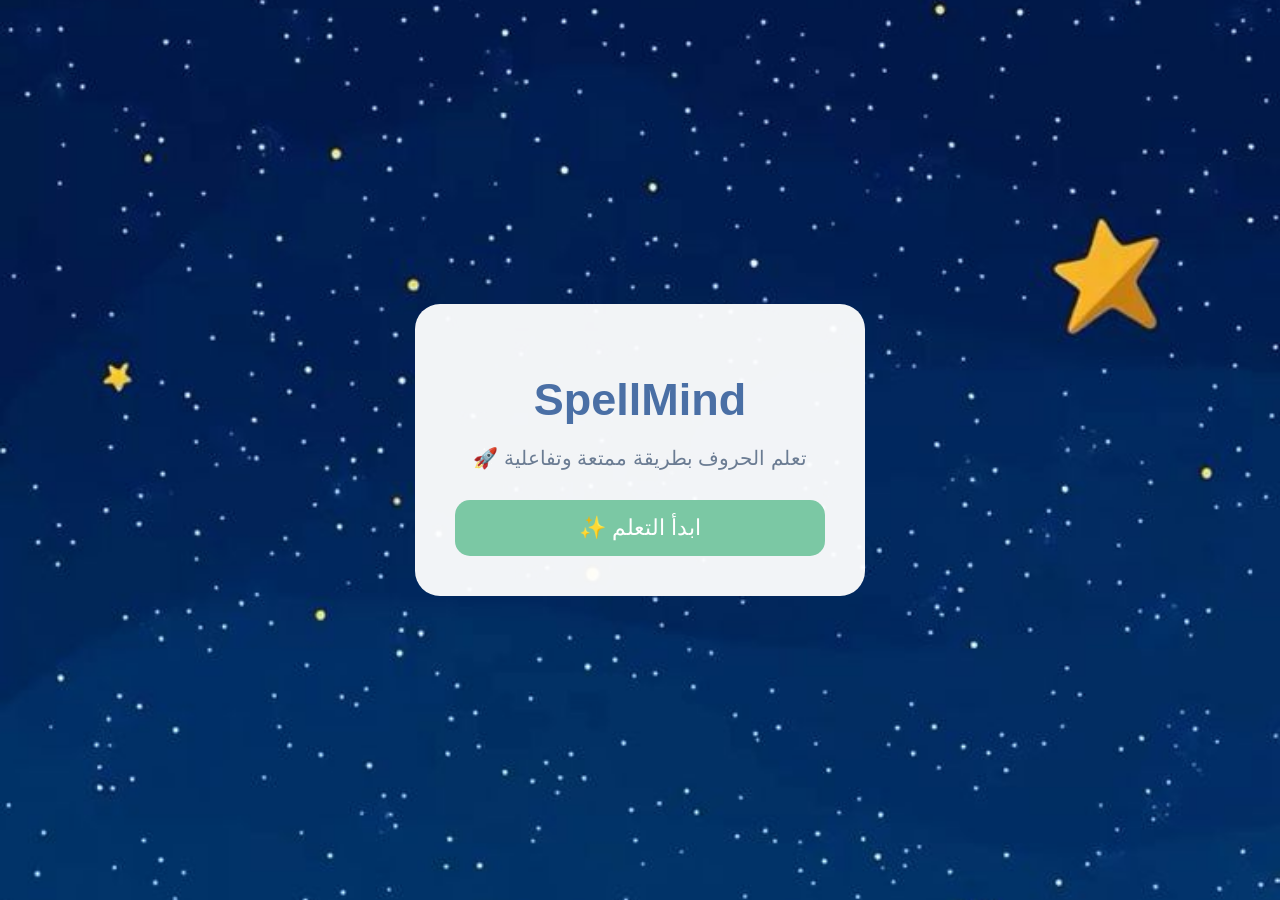
<file: index.html>
<!DOCTYPE html>
<html lang="ar" dir="rtl">
<head>
    <meta charset="UTF-8">
    <meta name="viewport" content="width=device-width, initial-scale=1.0">
    <title>SpellMind</title>
    <link rel="stylesheet" href="style.css">
</head>
<!-- تم إضافة الكلاس هنا لربط الخلفية بهذه الصفحة فقط -->
<body class="welcome-page">

    <div class="container">
        <h1>SpellMind</h1>
        <p>تعلم الحروف بطريقة ممتعة وتفاعلية 🚀</p>
        <button onclick="location.href='login.html'">ابدأ التعلم ✨</button>
    </div>

</body>
</html>
</file>
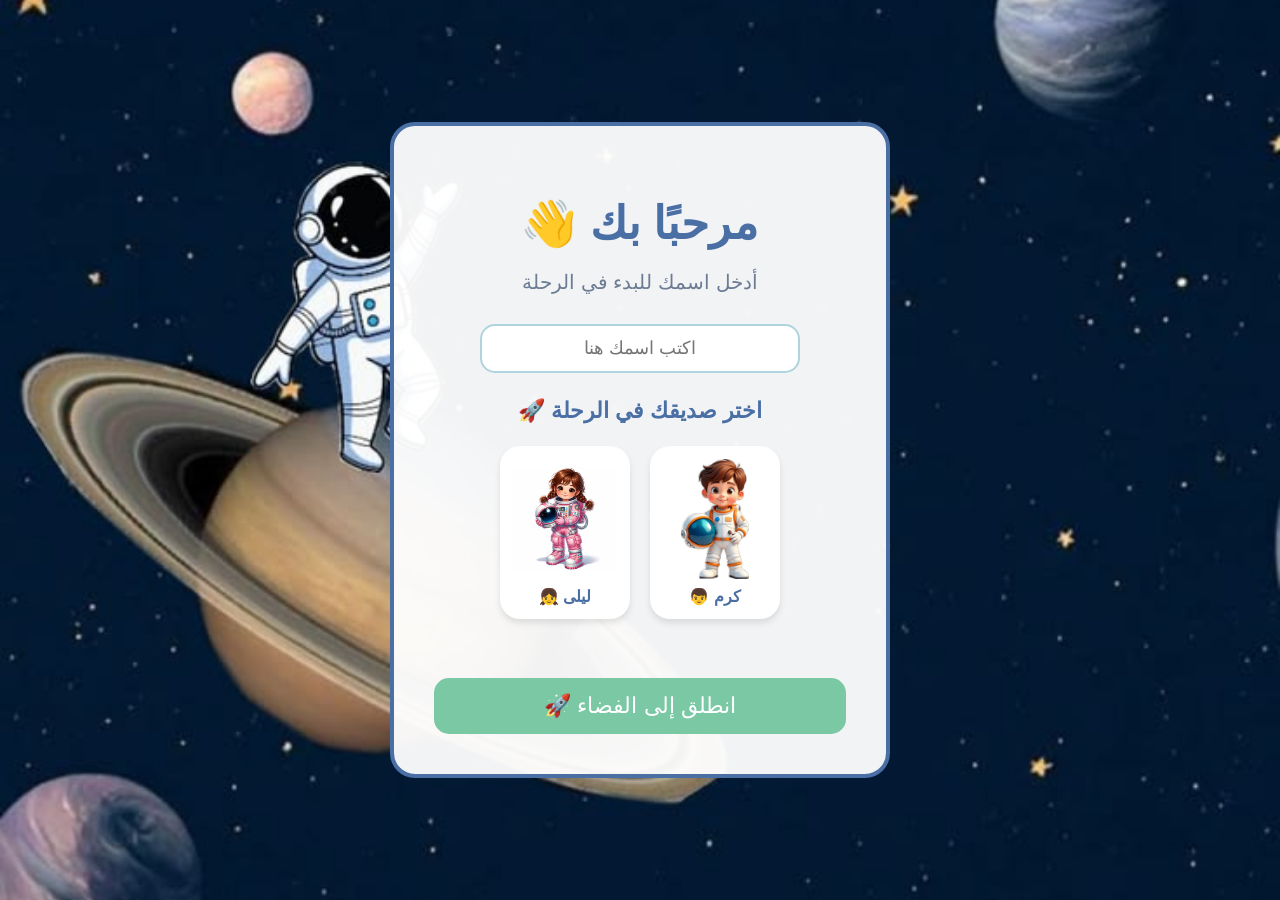
<file: login.html>
<!DOCTYPE html>
<html lang="ar" dir="rtl">
<head>
    <meta charset="UTF-8">
    <meta name="viewport" content="width=device-width, initial-scale=1.0">
    <title>تسجيل الدخول - SpellMind</title>
    <!-- استدعاء ملف التنسيق الخارجي لتطبيق القواعد العامة الموحدة للـ body -->
    <link rel="stylesheet" href="style.css">
    <style>
        /* التعديلات والإضافات الخاصة بصفحة تسجيل الدخول فقط */
        .container {
            background: rgba(255, 255, 255, 0.95);
            border: 4px solid #4A6FA5;
            max-width: 500px;
            width: 90%;
            box-sizing: border-box;
        }
        
        .character-selection {
            display: flex;
            justify-content: center;
            gap: 20px;
            margin: 20px 0;
        }
        
        .char-card {
            border: 3px solid transparent;
            border-radius: 20px;
            padding: 10px;
            cursor: pointer;
            transition: all 0.3s ease;
            background: #ffffff;
            width: 130px;
            box-shadow: 0 4px 6px rgba(0,0,0,0.1);
            box-sizing: border-box;
        }
        
        .char-card img {
    width: 100%;
    height: 120px;       /* توحيد الارتفاع لجميع الصور */
    object-fit: contain; /* يمنع تشويه أو تمطيط الصورة ويحافظ على أبعادها */
    border-radius: 15px;
    display: block;
           }
        
        .char-card p {
            font-size: 16px;
            margin: 8px 0 0 0;
            font-weight: bold;
            color: #4A6FA5; /* توحيد لون النص مع الهوية البصرية */
        }
        
        .char-card.selected {
            border-color: #7BC8A4;
            box-shadow: 0 0 15px rgba(123, 200, 164, 0.6);
            transform: scale(1.05);
        }
        
        /* جعل مربع الإدخال متناسقاً وحجمه مناسباً للأطفال */
        input[type="text"] {
            padding: 12px 20px;
            font-size: 18px;
            border: 2px solid #B0D4DE;
            border-radius: 15px;
            width: 100%; /* تمديد العرض ليتناسق مع الحاوية والزر */
            max-width: 320px;
            text-align: center;
            outline: none;
            box-sizing: border-box;
            font-family: Arial, sans-serif;
            transition: border-color 0.3s ease;
        }

        input[type="text"]:focus {
            border-color: #4A6FA5;
        }

        h3 {
            color: #4A6FA5;
            margin-top: 25px;
            font-size: 22px;
        }
    </style>
</head>
<body>

<div class="container">
    <h1>مرحبًا بك 👋</h1>
    <p>أدخل اسمك للبدء في الرحلة</p>
    
    <input id="username" type="text" placeholder="اكتب اسمك هنا">

    <h3>اختر صديقك في الرحلة 🚀</h3>

    <div class="character-selection">
        <div class="char-card" id="boy-card" onclick="selectCharacter('boy')">
            <img src="images/boy.jpg" alt="المستكشف كرم">
            <p>كرم 👦</p>
        </div>
        <div class="char-card" id="girl-card" onclick="selectCharacter('girl')">
            <img src="images/girl.jpg" alt="المستكشفة لولو">
            <p>ليلى 👧</p>
        </div>
    </div>

    <p id="choice" style="color: #7BC8A4; font-weight: bold; min-height: 24px; margin: 15px 0; font-size: 18px;"></p>
    
    <!-- الزر هنا سيرث الخصائص الجميلة لـ button من ملف style.css تلقائياً -->
    <button onclick="startGame()">انطلق إلى الفضاء 🚀</button>
</div>

<script>
let selectedCharacter = "";

function selectCharacter(character){
    selectedCharacter = character;
    document.getElementById("boy-card").classList.remove("selected");
    document.getElementById("girl-card").classList.remove("selected");

    if(character == "boy"){
        document.getElementById("boy-card").classList.add("selected");
        document.getElementById("choice").innerHTML = "أنت مستعد للانطلاق مع كرم! 👦";
    } else {
        document.getElementById("girl-card").classList.add("selected");
        document.getElementById("choice").innerHTML = "أنتِ مستعدة للانطلاق مع ليلى ! 👧";
    }
}

function startGame(){
    let name = document.getElementById("username").value.trim();
    if(name == "" || selectedCharacter == ""){
        alert("الرجاء كتابة اسمك واختيار صديقك في الرحلة أولاً! ✨");
    } else {
        localStorage.setItem("childName", name);
        localStorage.setItem("character", selectedCharacter);
        window.location.href = "planet.html";
    }
}
</script>
</body>
</html>
</file>
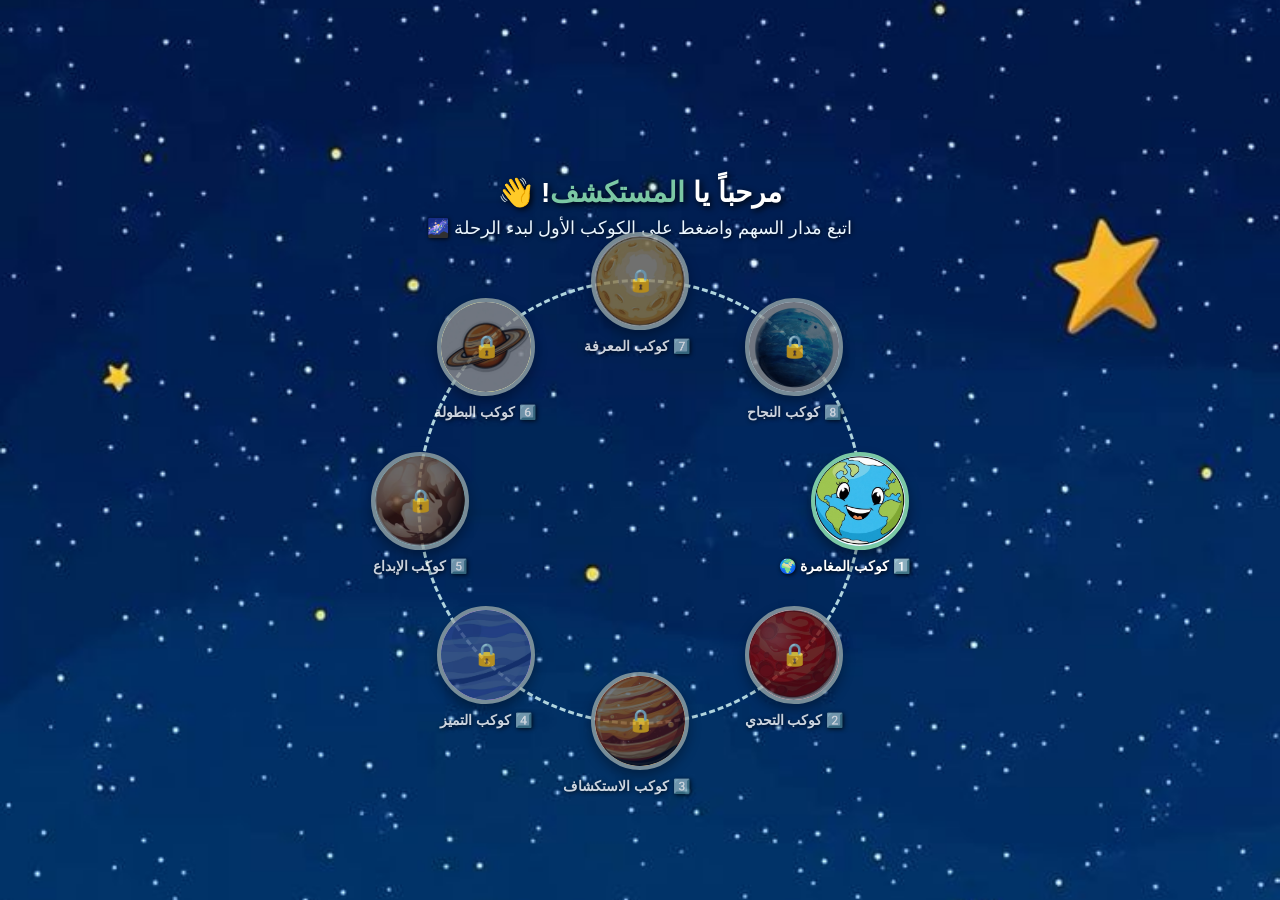
<file: planet.html>
<!DOCTYPE html>
<html lang="ar" dir="rtl">
<head>
    <meta charset="UTF-8">
    <meta name="viewport" content="width=device-width, initial-scale=1.0">
    <title>خريطة الفضاء الدائرية - SpellMind</title>
    
    <style>
        body {
            margin: 0;
            padding: 0;
            font-family: Arial, sans-serif;
            background: #EAF6FF url('images/1.jpg') no-repeat center center fixed;
            background-size: cover;
            display: flex;
            justify-content: center;
            align-items: center;
            min-height: 100vh;
            direction: rtl;
        }

        /* جعل الحاوية شفافة بالكامل لكي تظهر النجوم خلف الكواكب مباشرة */
        .container {
            background: transparent;
            border: none;
            box-shadow: none;
            max-width: 750px; 
            width: 92%;
            height: auto; 
            padding: 25px;
            box-sizing: border-box;
            text-align: center;
            position: relative;
        }

        /* حاوية الخريطة الدائرية الفضائية */
        .planets-circle-map { 
            position: relative;
            width: 440px;
            height: 440px;
            margin: 40px auto 0 auto;
            border: 3px dashed #B0D4DE; 
            border-radius: 50%;
        }

        /* تنسيق موحد لعناصر الكواكب */
        .planet-item {
            position: absolute;
            width: 100px;
            text-align: center;
            transition: transform 0.3s ease;
            margin-left: -50px; 
            margin-top: -50px;
        }

        /* توزيع الزوايا لكل كوكب هندسياً */
        .p1 { top: 50%; left: 100%; } 
        .p2 { top: 85%; left: 85%; }  
        .p3 { top: 100%; left: 50%; } 
        .p4 { top: 85%; left: 15%; }  
        .p5 { top: 50%; left: 0%; }    
        .p6 { top: 15%; left: 15%; }  
        .p7 { top: 0%; left: 50%; }    
        .p8 { top: 15%; left: 85%; }  

        .img-wrapper {
            width: 90px;
            height: 90px;
            border-radius: 50%;
            overflow: hidden;
            margin: 0 auto;
            box-shadow: 0 6px 12px rgba(0,0,0,0.4); /* تعميق ظل الكواكب لتبرز فوق الفضاء */
            position: relative;
        }

        /* ألوان كرتونية خلفية بديلة تضمن ظهور شكل الكواكب حتى لو مسار الصورة به خطأ */
        .p1 .img-wrapper { background: #4fc3f7; } 
        .p2 .img-wrapper { background: #ff8a80; } 
        .p3 .img-wrapper { background: #ffb74d; } 
        .p4 .img-wrapper { background: #ba68c8; } 
        .p5 .img-wrapper { background: #4db6ac; } 
        .p6 .img-wrapper { background: #fff176; } 
        .p7 .img-wrapper { background: #a1887f; } 
        .p8 .img-wrapper { background: #90a4ae; } 

        .planet-open { cursor: pointer; }
        .planet-open .img-wrapper { border: 4px solid #7BC8A4; }
        .planet-open:hover { transform: scale(1.15); }

        .planet-locked { cursor: not-allowed; opacity: 0.8; }
        .planet-locked .img-wrapper { border: 4px solid #95a5a6; }

        /* طبقة القفل الشفافة فوق صورة الكوكب المغلق */
        .lock-overlay {
            position: absolute;
            top: 0; left: 0; width: 100%; height: 100%;
            background: rgba(0, 0, 0, 0.45);
            display: flex;
            justify-content: center;
            align-items: center;
            color: white;
            font-size: 22px;
            border-radius: 50%;
            z-index: 2;
        }

        /* جعل الصورة تملأ الدائرة بالكامل */
        .img-wrapper img { 
            width: 100%; 
            height: 100%; 
            object-fit: cover; 
            display: block;
            position: absolute;
            top: 0; left: 0;
            z-index: 1;
        }

        /* تعديل نصوص أسماء الكواكب للأبيض مع إضافة ظل واضح لسهولة القراءة */
        .planet-item p {
            font-size: 14px;
            font-weight: bold;
            color: #ffffff;
            margin: 8px 0 0 0;
            white-space: nowrap;
            text-shadow: 1px 1px 4px rgba(0, 0, 0, 0.9);
        }

        /* تنسيقات العناوين العلوية لتتناسب مع الفضاء */
        .container h2 {
            color: #ffffff !important;
            text-shadow: 2px 2px 6px rgba(0, 0, 0, 0.9);
        }

        .container p.subtitle {
            font-size: 18px; 
            color: #EAF6FF; 
            margin: 8px 0 0 0;
            text-shadow: 1px 1px 4px rgba(0, 0, 0, 0.8);
        }
    </style>
</head>
<body>

<div class="container">
    <h2 style="margin: 0; font-size: 28px;">مرحباً يا <span id="child-name-span" style="color: #7BC8A4;">المستكشف</span>! 👋</h2>
    <p class="subtitle">اتبع مدار السهم واضغط على الكوكب الأول لبدء الرحلة 🌌</p>
    
    <div class="planets-circle-map">
        
        <!-- الكوكب 1: كوكب الأرض المفتوح -->
        <div class="planet-item planet-open p1" onclick="startPlanet(1)">
            <div class="img-wrapper">
                <img src="images/11.jpg" alt="كوكب المغامرة" onerror="this.style.display='none'">
            </div>
            <p>1️⃣ كوكب المغامرة 🌍</p>
        </div>

        <!-- الكوكب 2: المريخ (مغلق) -->
        <div class="planet-item planet-locked p2" onclick="checkUnlock(2)">
            <div class="img-wrapper">
                <img src="images/22.jpg" onerror="this.style.display='none'">
                <div class="lock-overlay">🔒</div>
            </div>
            <p>2️⃣ كوكب التحدي</p>
        </div>

        <!-- الكوكب 3: المشتري (مغلق) -->
        <div class="planet-item planet-locked p3" onclick="checkUnlock(3)">
            <div class="img-wrapper">
                <img src="images/33.jpg" onerror="this.style.display='none'">
                <div class="lock-overlay">🔒</div>
            </div>
            <p>3️⃣ كوكب الاستكشاف</p>
        </div>

        <!-- الكوكب 4 -->
        <div class="planet-item planet-locked p4" onclick="checkUnlock(4)">
            <div class="img-wrapper">
                <img src="images/44.jpg" onerror="this.style.display='none'"><div class="lock-overlay">🔒</div>
            </div>
            <p>4️⃣ كوكب التميز</p>
        </div>

        <!-- الكوكب 5 -->
        <div class="planet-item planet-locked p5" onclick="checkUnlock(5)">
            <div class="img-wrapper">
                <img src="images/55.jpg" onerror="this.style.display='none'"><div class="lock-overlay">🔒</div>
            </div>
            <p>5️⃣ كوكب الإبداع</p>
        </div>

        <!-- الكوكب 6 -->
        <div class="planet-item planet-locked p6" onclick="checkUnlock(6)">
            <div class="img-wrapper">
                <img src="images/66.jpg" onerror="this.style.display='none'"><div class="lock-overlay">🔒</div>
            </div>
            <p>6️⃣ كوكب البطولة</p>
        </div>

        <!-- الكوكب 7 -->
        <div class="planet-item planet-locked p7" onclick="checkUnlock(7)">
            <div class="img-wrapper">
                <img src="images/77.jpg" onerror="this.style.display='none'"><div class="lock-overlay">🔒</div>
            </div>
            <p>7️⃣ كوكب المعرفة</p>
        </div>

        <!-- الكوكب 8 -->
        <div class="planet-item planet-locked p8" onclick="checkUnlock(8)">
            <div class="img-wrapper">
                <img src="images/88.jpg" onerror="this.style.display='none'"><div class="lock-overlay">🔒</div>
            </div>
            <p>8️⃣ كوكب النجاح</p>
        </div>

    </div>
</div>

<script>
document.addEventListener("DOMContentLoaded", () => {
    let savedName = localStorage.getItem("childName");
    if (savedName) {
        document.getElementById("child-name-span").innerText = savedName;
    }
});

function startPlanet(planetId) {
    alert("استعد! نحن الآن في طريقنا إلى كوكب المغامرة 🚀");
    window.location.href = "study.html"; 
}

function checkUnlock(planetId) {
    alert("هذا الكوكب مغلق حالياً! يجب عليك إنهاء كوكب المغامرة أولاً لفتح باقي الكواكب 🚀✨");
}
</script>

</body>
</html>
</file>
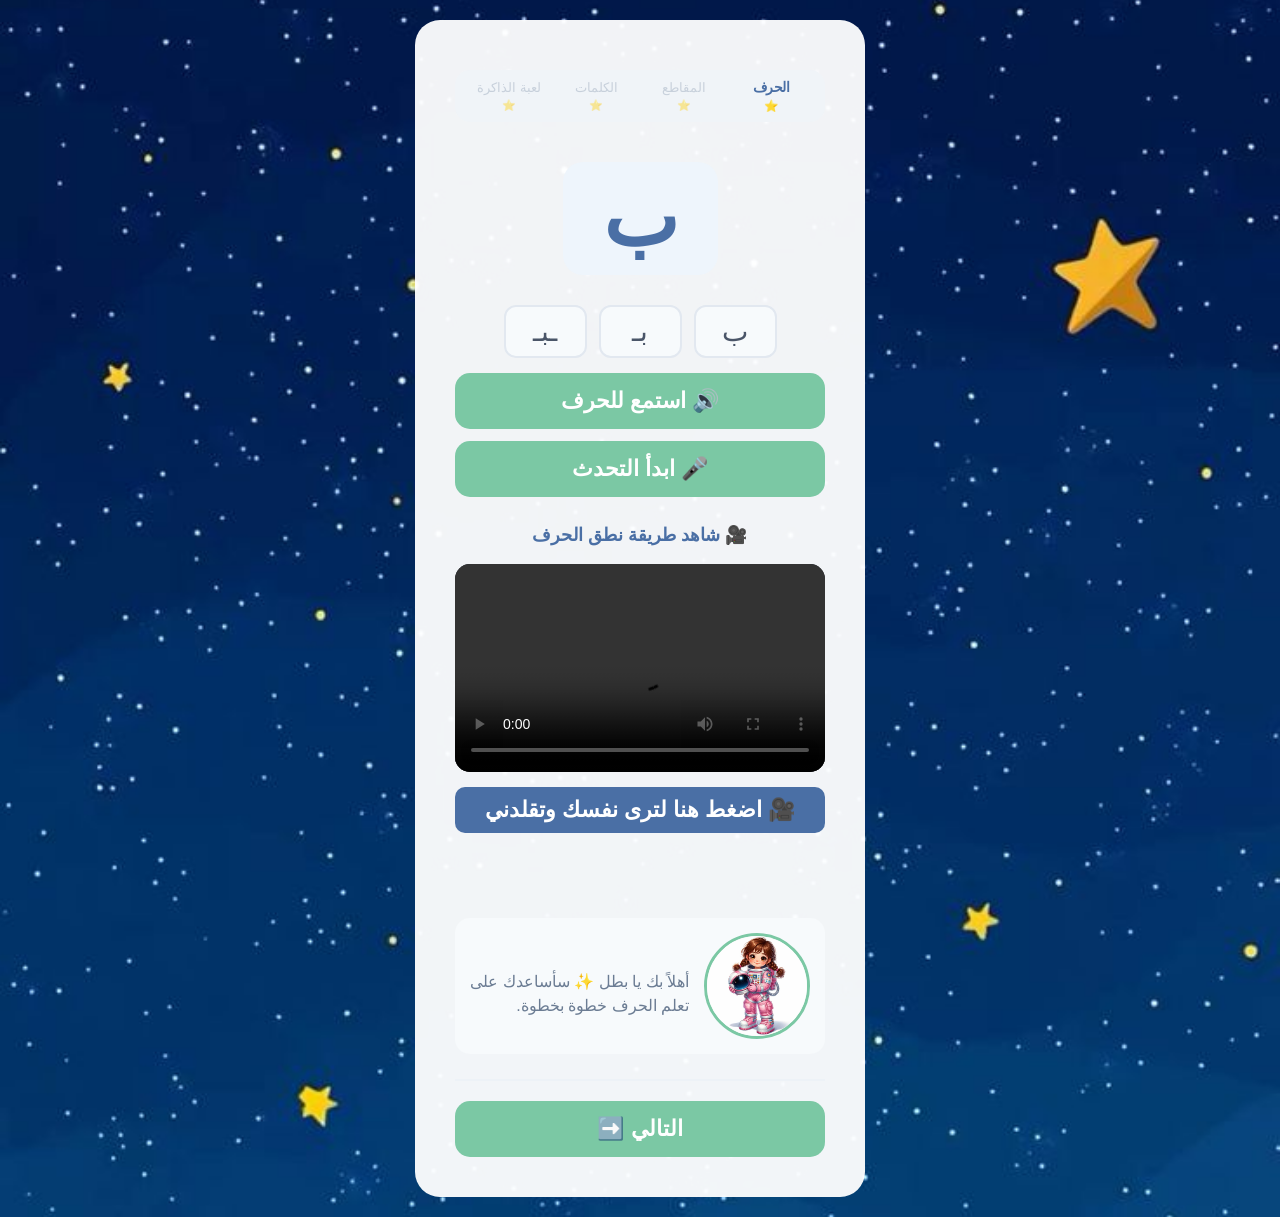
<file: study.html>
<!DOCTYPE html>
<html lang="ar" dir="rtl">
<head>
    <meta charset="UTF-8">
    <meta name="viewport" content="width=device-width, initial-scale=1.0">
    <title>واجهة التدريس - SpellMind</title>
    <link rel="stylesheet" href="study.css">
    <style>
        /* إخفاء كافة الأقسام تلقائياً لضمان عدم نزول الصفحة لأسفل */
        .pageSection { display: none; width: 100%; }
        /* إظهار القسم النشط فقط */
     
        
        /* تحسين مظهر الكاميرا والفيديو لمنع ظهور شاشة سوداء مزعجة */
        .videoBox, .cameraBox {
            width: 100%;
            background: #1a202c;
            border-radius: 15px;
            overflow: hidden;
            margin-bottom: 15px;
            aspect-ratio: 16 / 9;
        }
        /* تنسيق كروت الكلمات والمقاطع بجانب بعضها لترتيب أنيق */
        .cards-grid {
            display: flex;
            flex-direction: column;
            gap: 15px;
            margin-top: 15px;
        }
        .item-card {
            background: #f7fafc;
            border: 2px solid #edf2f7;
            padding: 15px;
            border-radius: 15px;
            text-align: center;
        }
    </style>
</head>
<body class="study-page">

<div class="container">
    
    <!-- شريط التقدم العلوي الذكي للطفل -->
    <div class="progressBar">
        <div class="step active" id="step0">الحرف <span>⭐</span></div>
        <div class="step" id="step1">المقاطع <span>⭐</span></div>
        <div class="step" id="step2">الكلمات <span>⭐</span></div>
        <div class="step" id="step3">لعبة الذاكرة <span>⭐</span></div>
    </div>

    <!-- ======================================= -->
    <!-- الصفحة 1: نطق الحرف ومشاهدة الطريقة -->
    <!-- ======================================= -->
<div id="section0" class="pageSection active">
<div class="bigLetter">ب</div>

<div class="letterForms">
<div>بـ</div>
<div>ـبـ</div>
<div>ب</div>
</div>

<button id="playLetter">🔊 استمع للحرف</button>

<button id="startMicBtn">🎤 ابدأ التحدث</button>


<p id="practiceMessage" style="font-size: 16px; font-weight: bold; color: #4A6FA5; margin: 10px 0;"></p> 
       <!-- صندوق فيديو طريقة النطق (يظهر هنا فقط) -->
        <h3 style="color: #4A6FA5; font-size: 18px; margin-top: 15px;">🎥 شاهد طريقة نطق الحرف</h3>
        <div class="videoBox">
            <video id="letterVideo" controls></video>
        </div>

<!-- زر تشغيل الكاميرا الجديد -->
<button id="openCamera" style="background-color: #4A6FA5; color: white; padding: 10px; border-radius: 10px; margin-bottom: 10px;">🎥 اضغط هنا لترى نفسك وتقلدني</button>

<!-- حاوية الكاميرا (ستظهر بمجرد الضغط) -->
<div id="cameraContainer" style="display: none; margin-bottom: 20px;">
    <video id="cameraView" autoplay playsinline style="width: 100%; border-radius: 15px; transform: scaleX(-1); border: 3px solid #7BC8A4;"></video>
</div>
    </div>

    <!-- ======================================= -->
    <!-- الصفحة 2: تعلم المقاطع الصوتية -->
    <!-- ======================================= -->
    <div id="section1" class="pageSection">
        <h2>🎶 مقاطع الحرف (ب)</h2>
        <p id="currentTargetText" style="display:none;">با</p>
        <div class="cards-grid">
            <div class="item-card">
                <h3 style="font-size: 32px; color: #4A6FA5; margin-bottom: 10px;">با</h3>
<button onclick="playAudio()">
🔊 استمع
</button>
                <!-- <button class="playSyllable" onclick="new Audio('audio/baa.mp3').play()" style="padding: 10px; font-size: 16px;">🔊 استمع</button> -->
                <button class="saySyllable" data-text="با" style="padding: 10px; font-size: 16px; background-color: #4A6FA5;">🎤 انطق</button>
            </div>
            <div class="item-card">
                <h3 style="font-size: 32px; color: #4A6FA5; margin-bottom: 10px;">بو</h3>
<button onclick="new Audio('audio/boo.mp3').play()">
🔊 استمع
</button>


               <!--<button class="playSyllable" onclick="new Audio('audio/boo.mp3').play()" style="padding: 10px; font-size: 16px;">🔊 استمع</button> -->

                <button class="saySyllable" data-text="بو" style="padding: 10px; font-size: 16px; background-color: #4A6FA5;">🎤 انطق</button>
            </div>
            <div class="item-card">
                <h3 style="font-size: 32px; color: #4A6FA5; margin-bottom: 10px;">بي</h3>
                <button onclick="new Audio('audio/bee.mp3').play()">
🔊 استمع
</button>
               <!--  <button class="playSyllable" onclick="new Audio('audio/bee.mp3').play()" style="padding: 10px; font-size: 16px;">🔊 استمع</button> -->
                <button class="saySyllable" data-text="بي" style="padding: 10px; font-size: 16px; background-color: #4A6FA5;">🎤 انطق</button>
            </div>
        </div>
    </div>

    <!-- ======================================= -->
    <!-- الصفحة 3: تعلم الكلمات وصورها -->
    <!-- ======================================= -->
    <div id="section2" class="pageSection">
        <h2>📦 كلمات تبدأ بحرف الـ ب</h2>
        <div class="cards-grid">
            <div class="item-card">
                <img src="images/bab.jpg" alt="باب" style="width: 100px; height: 100px; object-fit: contain; margin-bottom: 10px;">
                <h3 style="color: #4A6FA5;">بَاب</h3>
                <button class="playWord" data-text="باب" style="padding: 10px; font-size: 16px;">🔊 استمع</button>
            </div>
        </div>
    </div>

<div id="section22" class="pageSection">
        <h2>📦 كلمات تبدأ بحرف الـ ب</h2>
        <div class="cards-grid">
            <div class="item-card">
                <img src="images/bata.jpg" alt="بطة" style="width: 100px; height: 100px; object-fit: contain; margin-bottom: 10px;">
                <h3 style="color: #4A6FA5;">بَطة</h3>
                <button class="playWord" data-text="بطة" style="padding: 10px; font-size: 16px;">🔊 استمع</button>
            </div>
        </div>
    </div>
    <div id="section33" class="pageSection">
        <h2>📦 كلمات تبدأ بحرف الـ ب</h2>
        <div class="cards-grid">
            <div class="item-card">
                <img src="images/bayte.jpg" alt="بيت" style="width: 100px; height: 100px; object-fit: contain; margin-bottom: 10px;">
                <h3 style="color: #4A6FA5;">بَيت</h3>
                <button class="playWord" data-text="بيت" style="padding: 10px; font-size: 16px;">🔊 استمع</button>
            </div>
        </div>
    </div>
<p id="speechResult" style="font-size: 20px; text-align: center; margin-top: 15px; min-height: 30px;"></p>
    <!-- ======================================= -->
    <!-- الصفحة 4: لعبة الذاكرة المطابقة -->
    <!-- ======================================= -->
    <div id="section3" class="pageSection">
        <h2>🧠 لعبة طابق بطاقات الحرف</h2>
        <div class="memoryGame">
            <div class="card" data-card="ب">❓</div>
            <div class="card" data-card="بَاب">❓</div>
            <div class="card" data-card="ب">❓</div>
            <div class="card" data-card="بَـ">❓</div>
            <div class="card" data-card="بَاب">❓</div>
            <div class="card" data-card="بَـ">❓</div>
        </div>
        <button id="restartGame" style="background-color: #4A6FA5; font-size: 16px; padding: 10px;">🔄 إعادة اللعبة</button>
    </div>

    <!-- ======================================= -->
    <!-- واجهة الإنهاء والنجاح والتكريم -->
    <!-- ======================================= -->
    <div id="finishSection" class="pageSection">
        <h1 style="font-size: 50px;">🏆🌟</h1>
        <h2>عمل رائع يا <span id="finishName">البطل</span>!</h2>
        <p>لقد أنهيت التدريب على حرف الباء بنجاح مذهل!</p>
        <button id="goPlanet" style="background-color: #7BC8A4;">🚀 العودة لخريطة الكواكب</button>
    </div>

    <!-- --------------------------------------- -->
    <!-- الجزء السفلي: الشخصية وأزرار التحكم الثابتة -->
    <!-- --------------------------------------- -->
    <div class="teacherBox" style="margin-top: 25px;">
    <!-- إذا كانت الصورة داخل مجلد image واسمها girl.jpg ستظهر فوراً -->
    <img id="teacherImage" src="images/girl.jpg" alt="الشخصية المساعدة" style="width: 100px; height: 100px; border-radius: 50%; object-fit: cover;">
    <div class="speech">
        <p id="teacherText">أهلاً بك يا بطل ✨ سأساعدك على تعلم الحرف خطوة بخطوة.</p>
    </div>
</div>

    <!-- أزرار التنقل بين الصفحات (صفحة ورا صفحة) -->
    <div class="navigation">
        <button id="previousButton" style="background-color: #a0aec0; display: none;">⬅️ السابق</button>
        <button id="nextButton">التالي ➡️</button>
    </div>

</div>

<script src="study.js"></script>
</body>
</html>
</file>
<file: style.css>
/* =======================================
   التنسيق العام لجميع صفحات الموقع
   ======================================= */
body {
    margin: 0;
    padding: 0;
    font-family: Arial, sans-serif;
    background: #EAF6FF url("images/2.jpg") no-repeat center center fixed; /* الخلفية الافتراضية للموقع */
    background-size: cover;
    display: flex;
    justify-content: center;
    align-items: center;
    height: 100vh;
    direction: rtl;
}

/* تنسيق خاص بالشاشة الأولى فقط لعرض الصورة الخلفية الأولى */
body.welcome-page {
    background: #EAF6FF url("images/1.jpg") no-repeat center center fixed;
    background-size: cover;
}

/* تنسيق خاص بصفحة الدراسة لعرض الصورة الخلفية الأولى */
body.study-page {
    background: #EAF6FF url("images/1.jpg") no-repeat center center fixed;
    background-size: cover;
}

/* =======================================
   تنسيق حاوية المحتوى والعناصر الداخلية
   ======================================= */
.container {
    text-align: center;
    background: rgba(255, 255, 255, 0.95); /* خلفية بيضاء شفافة وجميلة */
    padding: 40px;
    border-radius: 25px;
    width: 90%;
    max-width: 450px; 
    box-sizing: border-box;
}

h1 {
    color: #4A6FA5;
    font-size: 45px;
    margin-bottom: 10px;
}

p {
    color: #6B7C93;
    font-size: 20px;
    margin-bottom: 30px;
}

button {
    background-color: #7BC8A4;
    color: white;
    border: none;
    padding: 15px 40px;
    font-size: 22px;
    border-radius: 15px;
    cursor: pointer;
    transition: 0.3s ease;
    width: 100%;
}

button:hover {
    background-color: #68B38B;
    transform: scale(1.03);
}
</file>
<file: study.css>
/* =======================================
   التنسيق العام لجميع صفحات الموقع (تنسيقك الأصلي)
   ======================================= */
body {
    margin: 0;
    padding: 0;
    font-family: Arial, sans-serif;
    background: #EAF6FF url("images/2.jpg") no-repeat center center fixed; /* الخلفية الافتراضية لباقي الصفحات */
    background-size: cover;
    display: flex;
    justify-content: center;
    align-items: center;
    min-height: 100vh;
    direction: rtl;
}

/* تنسيق خاص بالشاشة الأولى وصفحة الدراسة لعرض الصورة الخلفية الأولى */
body.welcome-page,
body.study-page {
    background: #EAF6FF url("images/1.jpg") no-repeat center center fixed;
    background-size: cover;
}

/* تنسيق خاص بصفحة الدراسة لجعل الأقسام الطويلة مريحة أثناء التمرير */
body.study-page {
    align-items: flex-start;
    padding: 20px 0;
}

/* تنسيق حاوية المحتوى الخاصة بك */
.container {
    text-align: center;
    background: rgba(255, 255, 255, 0.95); /* خلفية بيضاء شفافة وجميلة */
    padding: 40px;
    border-radius: 25px;
    width: 90%;
    max-width: 450px; 
    box-sizing: border-box;
    margin: auto;
}

h1 {
    color: #4A6FA5;
    font-size: 45px;
    margin-bottom: 10px;
}

h2 {
    color: #4A6FA5;
    font-size: 24px;
    margin-bottom: 20px;
}

p {
    color: #6B7C93;
    font-size: 20px;
    margin-bottom: 30px;
    line-height: 1.5;
}

button {
    background-color: #7BC8A4;
    color: white;
    border: none;
    padding: 15px 40px;
    font-size: 22px;
    border-radius: 15px;
    cursor: pointer;
    transition: 0.3s ease;
    width: 100%;
    margin-bottom: 12px;
    font-weight: bold;
}

button:hover:not(:disabled) {
    background-color: #68B38B;
    transform: scale(1.03);
}

button:disabled {
    background-color: #cbd5e0;
    color: #718096;
    cursor: not-allowed;
}

/* =======================================
   تنسيق خاص بصفحة الكواكب (إزالة المربع الأبيض المزعج)
   ======================================= */
body.planets-page {
    background: #EAF6FF url("images/1.jpg") no-repeat center center fixed; /* الخلفية الفضائية وراء الكواكب */
    background-size: cover;
}

/* جعل الحاوية في صفحة الكواكب شفافة بالكامل لتظهر النجوم خلفها */
body.planets-page .container {
    background: transparent; 
    box-shadow: none;
    border: none;
    max-width: 600px; /* مساحة مناسبة لتوزيع الكواكب الدائري */
}

/* تغيير نصوص صفحة الكواكب للأبيض لتصبح واضحة فوق النجوم */
body.planets-page h1,
body.planets-page p {
    color: #ffffff;
    text-shadow: 1px 1px 5px rgba(0, 0, 0, 0.8); /* ظل أسود للنصوص لسهولة القراءة */
}

/* =======================================
   تنسيقات الأقسام الإضافية لصفحة الدراسة
   ======================================= */

/* شريط التقدم العلوي */
.progressBar {
    display: flex;
    justify-content: space-between;
    margin: 10px 0 25px 0;
    padding: 10px;
    background: #f0f4f8;
    border-radius: 15px;
}

.step {
    display: flex;
    flex-direction: column;
    align-items: center;
    font-size: 13px;
    color: #a0aec0;
    opacity: 0.5;
    transition: 0.3s ease;
    flex: 1;
}

.step.active {
    opacity: 1;
    color: #4A6FA5;
    font-weight: bold;
    transform: scale(1.05);
}

.step span {
    font-size: 11px;
    margin-top: 4px;
}

/* كلاس إخفاء وإظهار الأقسام حركياً لمنع التراكم */
.pageSection {
    width: 100%;
    animation: fadeIn 0.3s ease-in-out;
}

@keyframes fadeIn {
    from { opacity: 0; transform: translateY(5px); }
    to { opacity: 1; transform: translateY(0); }
}

/* الحرف وأشكاله */
.bigLetter {
    font-size: 80px;
    color: #4A6FA5;
    font-weight: bold;
    margin: 15px 0;
    background: #eef5fc;
    display: inline-block;
    padding: 10px 40px;
    border-radius: 20px;
}

.letterForms {
    display: flex;
    justify-content: center;
    gap: 12px;
    margin: 15px 0;
}

.letterForms div {
    font-size: 28px;
    background: #f7fafc;
    border: 2px solid #e2e8f0;
    padding: 8px 12px;
    border-radius: 12px;
    color: #4a5568;
    min-width: 55px;
}

/* أزرار التنقل السفلي */
.navigation {
    display: flex;
    gap: 15px;
    margin-top: 25px;
    border-top: 2px solid #edf2f7;
    padding-top: 20px;
}

.navigation button {
    flex: 1;
    margin-bottom: 0;
}

#previousButton {
    background-color: #a0aec0;
}

#previousButton:hover {
    background-color: #4A5568;
}

/* الفيديوهات والكاميرا والشخصية */
.videoBox, .cameraBox {
    width: 100%;
    background: #000;
    border-radius: 15px;
    overflow: hidden;
    margin-bottom: 15px;
    aspect-ratio: 16 / 9;
}

video {
    width: 100%;
    height: 100%;
    object-fit: cover;
}

.teacherBox {
    display: flex;
    align-items: center;
    gap: 15px;
    background: #f7fafc;
    padding: 15px;
    border-radius: 15px;
    margin-bottom: 20px;
    text-align: right;
}

#teacherImage {
    width: 65px;
    height: 65px;
    border-radius: 50%;
    object-fit: cover;
    border: 3px solid #7BC8A4;
}

.speech {
    flex: 1;
}

.speech p {
    font-size: 16px;
    margin-bottom: 0;
}

/* شبكة المقاطع والكلمات */
.syllables, .wordsContainer {
    display: grid;
    grid-template-columns: 1fr;
    gap: 15px;
    margin-top: 15px;
}

.syllableCard, .wordCard {
    background: #f7fafc;
    border: 2px solid #edf2f7;
    padding: 15px;
    border-radius: 15px;
}

.syllableCard h3, .wordCard h3 {
    font-size: 24px;
    color: #4A6FA5;
    margin-bottom: 10px;
}

.wordCard img {
    width: 110px;
    height: 110px;
    object-fit: contain;
    border-radius: 10px;
    margin-bottom: 10px;
    background: white;
    padding: 5px;
}

.syllableCard button, .wordCard button {
    padding: 8px 12px;
    font-size: 16px;
    width: 45%;
    margin: 0 2%;
    display: inline-block;
}

/* لعبة طابق البطاقات */
.memoryGame {
    display: grid;
    grid-template-columns: repeat(3, 1fr);
    gap: 10px;
    margin: 20px 0;
}

.card {
    background: #4A6FA5;
    color: white;
    font-size: 20px;
    height: 75px;
    display: flex;
    justify-content: center;
    align-items: center;
    border-radius: 12px;
    cursor: pointer;
    user-select: none;
    transition: background 0.2s;
    font-weight: bold;
}

.card.open {
    background: #7BC8A4;
}

/* مؤقت الاستراحة والنشاط البدني */
.activityBox {
    background: #fff9db;
    border: 2px dashed #fcc419;
    padding: 20px;
    border-radius: 15px;
    font-size: 18px;
    color: #664d03;
    margin: 15px 0;
}

#breakTimer {
    font-size: 40px;
    color: #e63946;
    margin: 15px 0;
    font-family: monospace;
}
</file>
